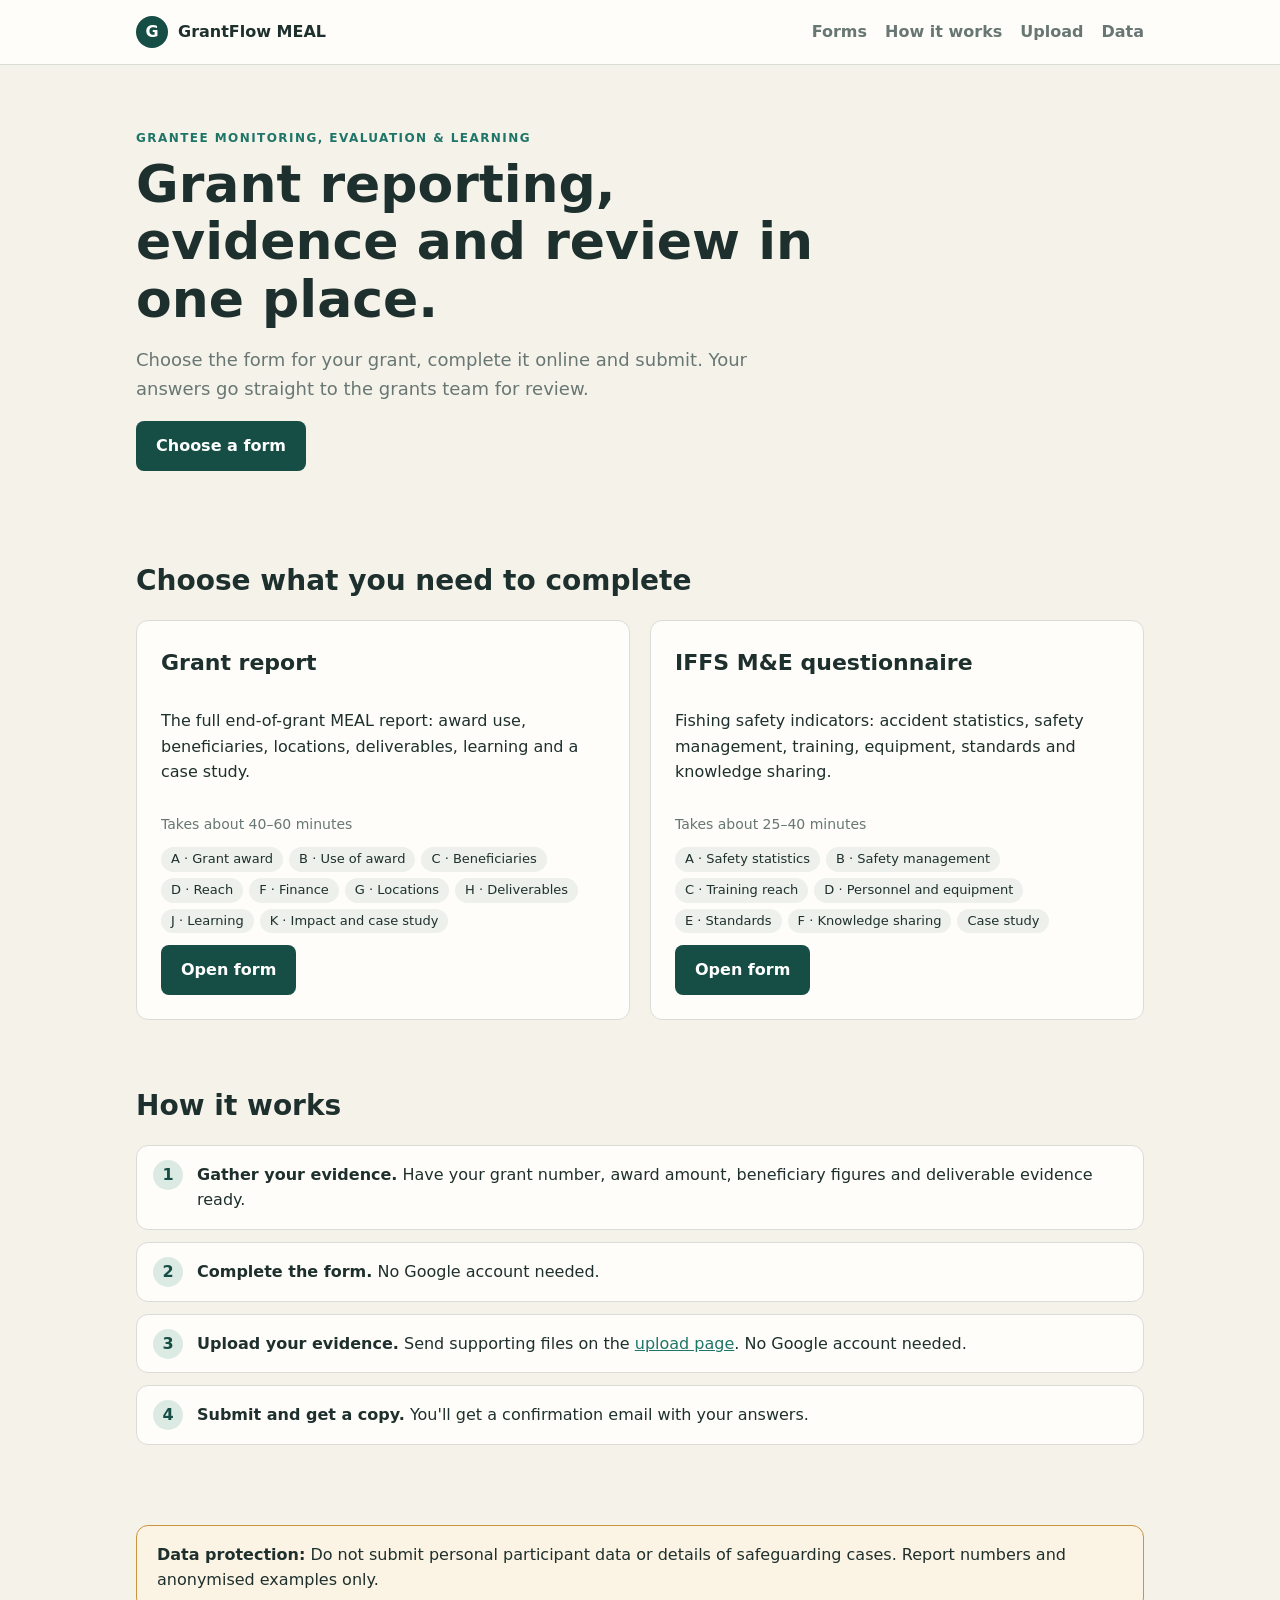
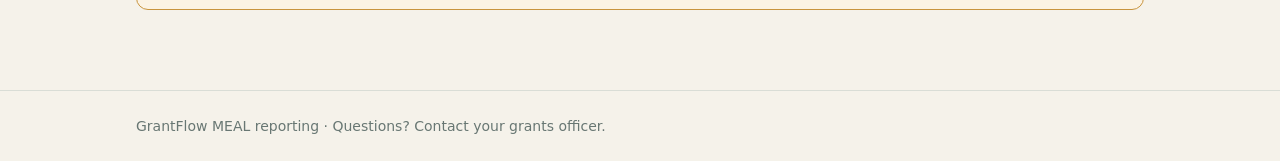
<file: index.html>
<!doctype html>
<html lang="en">
<head>
<meta charset="utf-8">
<meta name="viewport" content="width=device-width,initial-scale=1">
<title>GrantFlow | Grantee MEAL Reporting</title>
<link rel="stylesheet" href="styles.css?v=5">
</head>
<body>
<header><div class="wrap">
  <a class="brand" href="./"><span class="logo">G</span>GrantFlow MEAL</a>
  <nav><a href="#forms">Forms</a><a href="#how">How it works</a><a href="upload.html">Upload</a><a href="#data">Data</a></nav>
</div></header>

<main class="wrap">
  <div class="hero">
    <div class="eyebrow">Grantee monitoring, evaluation &amp; learning</div>
    <h1>Grant reporting, evidence and review in one place.</h1>
    <p class="lead">Choose the form for your grant, complete it online and submit. Your answers go straight to the grants team for review.</p>
    <p><a class="btn" href="#forms">Choose a form</a></p>
  </div>

  <section id="forms">
    <h2>Choose what you need to complete</h2>
    <div class="grid" id="form-list"></div>
  </section>

  <section id="how">
    <h2>How it works</h2>
    <ol class="steps">
      <li><strong>Gather your evidence.</strong> Have your grant number, award amount, beneficiary figures and deliverable evidence ready.</li>
      <li><strong>Complete the form.</strong> No Google account needed.</li>
      <li><strong>Upload your evidence.</strong> Send supporting files on the <a href="upload.html">upload page</a>. No Google account needed.</li>
      <li><strong>Submit and get a copy.</strong> You'll get a confirmation email with your answers.</li>
    </ol>
  </section>

  <section id="data">
    <div class="notice">
      <strong>Data protection:</strong> Do not submit personal participant data or details of safeguarding cases. Report numbers and anonymised examples only.
    </div>
  </section>
</main>

<footer><div class="wrap">GrantFlow MEAL reporting · Questions? Contact your grants officer.</div></footer>

<script src="config.js?v=5"></script>
<script>
  const list = document.getElementById("form-list");
  for (const f of window.GRANTFLOW_FORMS) {
    const card = document.createElement("article");
    card.className = "card";
    card.innerHTML = `<h3></h3><p></p><div class="meta"></div><div class="tags"></div><a class="btn">Open form</a>`;
    card.querySelector("h3").textContent = f.title;
    card.querySelector("p").textContent = f.summary;
    card.querySelector(".meta").textContent = "Takes about " + f.time;
    const tags = card.querySelector(".tags");
    for (const s of f.sections) { const t = document.createElement("span"); t.textContent = s; tags.append(t); }
    card.querySelector("a").href = "form.html?f=" + encodeURIComponent(f.id);
    list.append(card);
  }
</script>
</body>
</html>
</file>
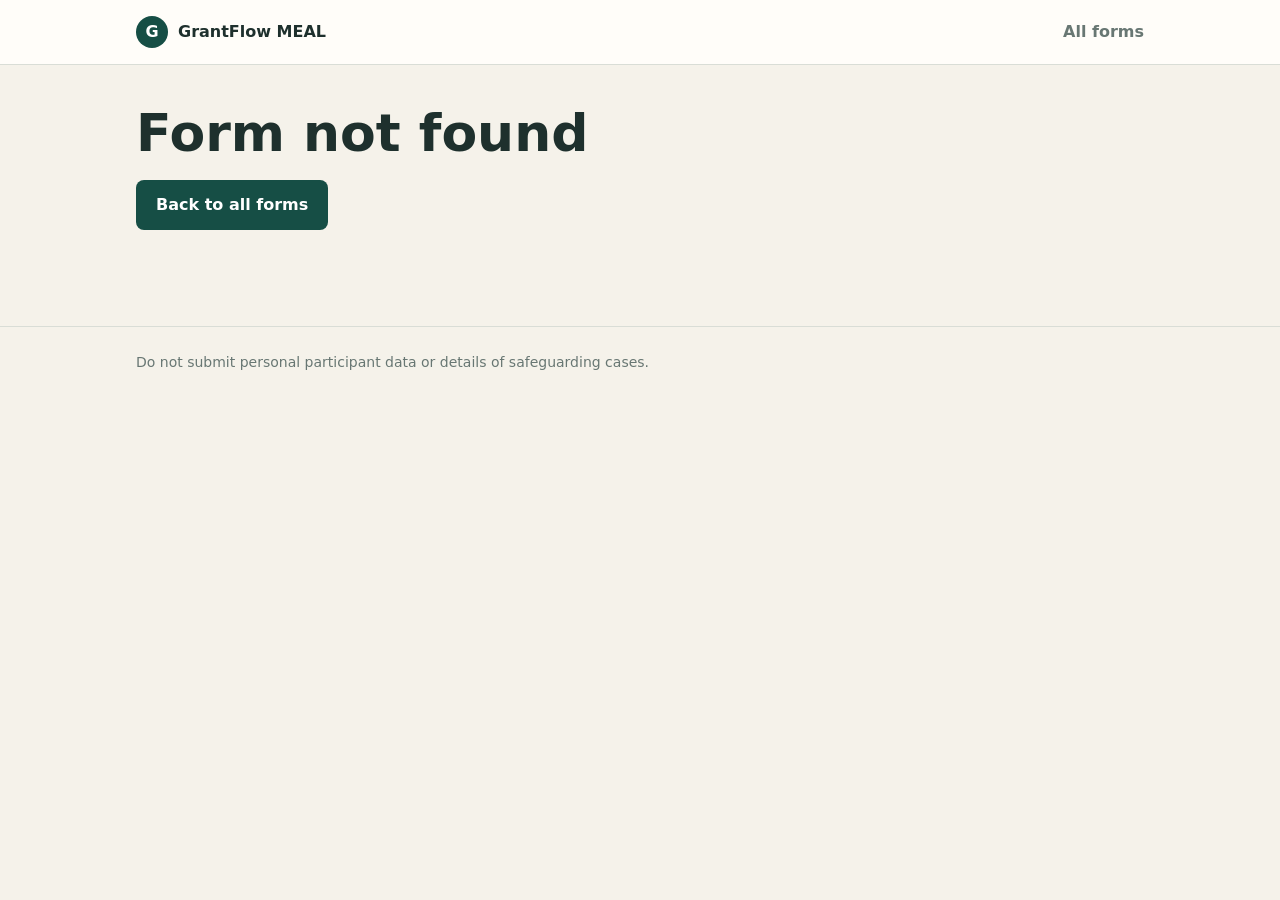
<file: form.html>
<!doctype html>
<html lang="en">
<head>
<meta charset="utf-8">
<meta name="viewport" content="width=device-width,initial-scale=1">
<title>GrantFlow | Form</title>
<link rel="stylesheet" href="styles.css?v=5">
</head>
<body>
<header><div class="wrap">
  <a class="brand" href="./"><span class="logo">G</span>GrantFlow MEAL</a>
  <nav><a href="./#forms">All forms</a></nav>
</div></header>

<main class="wrap">
  <section>
    <div class="eyebrow" id="time"></div>
    <h1 id="title">Form</h1>
    <p class="lead" id="summary"></p>
    <p id="open-tab"></p>
    <div id="body"></div>
  </section>
</main>

<footer><div class="wrap">Do not submit personal participant data or details of safeguarding cases.</div></footer>

<script src="config.js?v=5"></script>
<script src="forms-spec.js?v=5"></script>
<script src="native-form.js?v=5"></script>
<script>
  // Turns any Google Forms link into its embeddable form.
  function embedUrl(url) {
    if (url.includes("forms.gle/")) return url; // short links redirect; Google allows embedding the result
    const u = new URL(url);
    u.pathname = u.pathname.replace(/\/(edit|viewform|formResponse)?$/, "/viewform");
    u.searchParams.set("embedded", "true");
    return u.toString();
  }

  const id = new URLSearchParams(location.search).get("f");
  const form = window.GRANTFLOW_FORMS.find(f => f.id === id);
  const body = document.getElementById("body");

  if (!form) {
    document.getElementById("title").textContent = "Form not found";
    body.innerHTML = '<p><a class="btn" href="./#forms">Back to all forms</a></p>';
  } else {
    document.title = "GrantFlow | " + form.title;
    document.getElementById("title").textContent = form.title;
    document.getElementById("summary").textContent = form.summary;
    document.getElementById("time").textContent = "Takes about " + form.time;
    const spec = window.GRANTFLOW_SPEC[form.id];
    const preview = new URLSearchParams(location.search).has("native");
    if (spec && (window.GRANTFLOW_SUBMIT_URL || preview)) {
      // Site's own form, uploads included; preview mode has no receiver yet.
      renderNativeForm(body, form, spec, window.GRANTFLOW_SUBMIT_URL || "about:blank");
    } else if (!form.url) {
      body.innerHTML = '<div class="notice"><strong>This form is not available yet.</strong> Please check back soon or contact your grants officer.</div>';
    } else {
      const a = document.createElement("a");
      a.className = "btn ghost"; a.href = form.url; a.target = "_blank"; a.rel = "noopener";
      a.textContent = "Open in a new tab";
      document.getElementById("open-tab").append(a);
      const note = document.createElement("div");
      note.className = "notice";
      note.innerHTML = '<strong>Supporting evidence:</strong> after submitting the form, <a href="upload.html?f=' + encodeURIComponent(form.id) + '">upload your files here</a>. No Google account needed.';
      body.append(note);
      const frame = document.createElement("div");
      frame.className = "frame";
      const iframe = document.createElement("iframe");
      iframe.src = embedUrl(form.url);
      iframe.title = form.title;
      iframe.loading = "lazy";
      frame.append(iframe);
      body.append(frame);
    }
  }
</script>
</body>
</html>
</file>
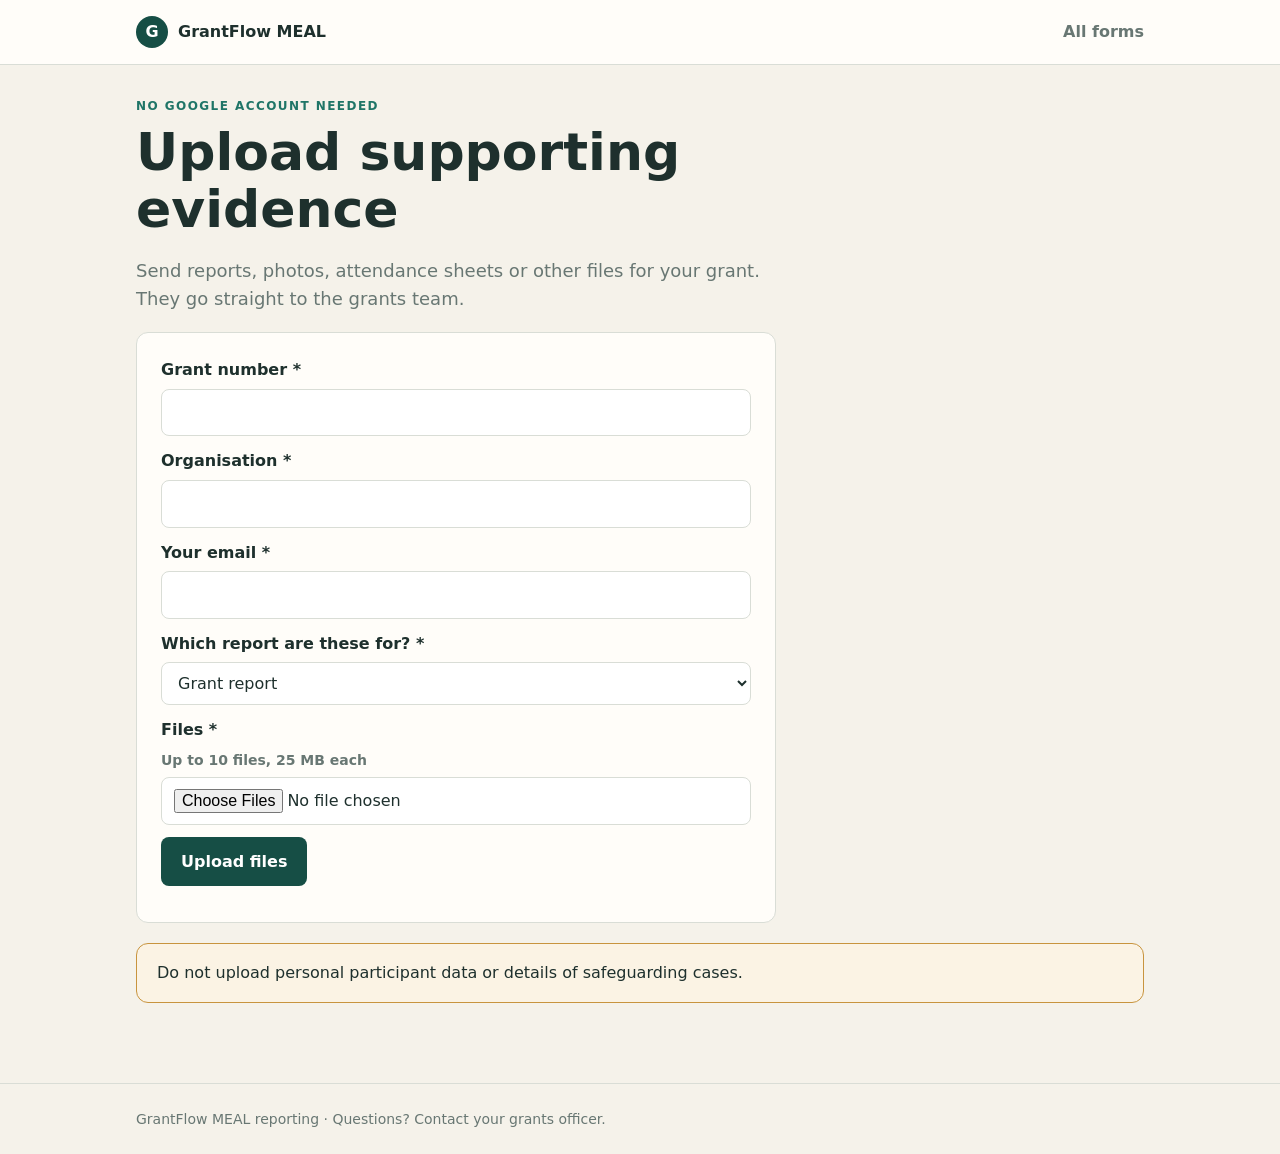
<file: upload.html>
<!doctype html>
<html lang="en">
<head>
<meta charset="utf-8">
<meta name="viewport" content="width=device-width,initial-scale=1">
<title>GrantFlow | Upload evidence</title>
<link rel="stylesheet" href="styles.css?v=5">
</head>
<body>
<header><div class="wrap">
  <a class="brand" href="./"><span class="logo">G</span>GrantFlow MEAL</a>
  <nav><a href="./#forms">All forms</a></nav>
</div></header>

<main class="wrap">
  <section>
    <div class="eyebrow">No Google account needed</div>
    <h1>Upload supporting evidence</h1>
    <p class="lead">Send reports, photos, attendance sheets or other files for your grant. They go straight to the grants team.</p>

    <form id="upload" class="card upload-form">
      <label>Grant number *<input name="grant" required maxlength="40"></label>
      <label>Organisation *<input name="org" required maxlength="120"></label>
      <label>Your email *<input name="email" type="email" required maxlength="120"></label>
      <label>Which report are these for? *
        <select name="form" id="form-select" required></select>
      </label>
      <label>Files * <span class="meta">Up to 10 files, 25 MB each</span>
        <input name="files" type="file" multiple required>
      </label>
      <button class="btn" type="submit">Upload files</button>
      <ul id="status" class="status"></ul>
    </form>

    <div class="notice" style="margin-top:20px">Do not upload personal participant data or details of safeguarding cases.</div>
  </section>
</main>

<footer><div class="wrap">GrantFlow MEAL reporting · Questions? Contact your grants officer.</div></footer>

<script src="config.js?v=5"></script>
<script>
  const MAX_FILES = 10, MAX_BYTES = 25 * 1024 * 1024;
  const form = document.getElementById("upload");
  const status = document.getElementById("status");
  const select = document.getElementById("form-select");
  for (const f of window.GRANTFLOW_FORMS) select.append(new Option(f.title, f.title));
  const pre = new URLSearchParams(location.search).get("f");
  const match = window.GRANTFLOW_FORMS.find(f => f.id === pre);
  if (match) select.value = match.title;

  function line(text, cls) {
    const li = document.createElement("li");
    li.textContent = text; li.className = cls || "";
    status.append(li); return li;
  }

  function toBase64(file) {
    return new Promise((resolve, reject) => {
      const r = new FileReader();
      r.onload = () => resolve(r.result.split(",")[1]);
      r.onerror = reject;
      r.readAsDataURL(file);
    });
  }

  form.addEventListener("submit", async (e) => {
    e.preventDefault();
    status.innerHTML = "";
    const fd = new FormData(form);
    const files = [...form.files.files];
    if (files.length > MAX_FILES) return line(`Please choose ${MAX_FILES} files or fewer.`, "err");
    const button = form.querySelector("button");
    button.disabled = true;
    let ok = 0;
    for (const file of files) {
      const li = line(`Uploading ${file.name}…`);
      if (file.size > MAX_BYTES) { li.textContent = `${file.name}: larger than 25 MB, skipped`; li.className = "err"; continue; }
      try {
        const res = await fetch(window.GRANTFLOW_UPLOAD_URL, {
          method: "POST",
          headers: { "Content-Type": "text/plain;charset=utf-8" }, // avoids a CORS preflight Apps Script can't answer
          body: JSON.stringify({ name: file.name, type: file.type, data: await toBase64(file), grant: fd.get("grant"), org: fd.get("org"), email: fd.get("email"), form: fd.get("form") })
        }).then(r => r.json());
        if (!res.ok) throw new Error(res.error);
        li.textContent = `${file.name}: uploaded`; li.className = "ok"; ok++;
      } catch (err) {
        li.textContent = `${file.name}: failed (${err.message}). Please try again.`; li.className = "err";
      }
    }
    button.disabled = false;
    if (ok === files.length) { line(`All ${ok} file(s) received. Thank you.`, "ok"); form.files.value = ""; }
  });
</script>
</body>
</html>
</file>
<file: styles.css>
:root{--ink:#1e302d;--forest:#164e45;--teal:#1f7567;--mint:#dceae4;--cream:#f5f2ea;--paper:#fffdf9;--gold:#c8943e;--line:#d9ddd6;--muted:#687773;--soft:#edf0eb}
*{box-sizing:border-box}
body{margin:0;background:var(--cream);color:var(--ink);font:16px/1.6 system-ui,-apple-system,"Segoe UI",sans-serif}
a{color:var(--teal)}
.wrap{max-width:1040px;margin:0 auto;padding:0 16px}
header{background:var(--paper);border-bottom:1px solid var(--line)}
header .wrap{display:flex;align-items:center;justify-content:space-between;gap:16px;min-height:64px}
.brand{display:flex;align-items:center;gap:10px;font-weight:700;text-decoration:none;color:var(--ink)}
.logo{width:32px;height:32px;border-radius:50%;background:var(--forest);color:#fff;display:grid;place-items:center;font-weight:800}
nav a{margin-left:18px;text-decoration:none;color:var(--muted);font-weight:600}
nav a:hover{color:var(--forest)}
.hero{padding:64px 0 40px}
.eyebrow{font-size:12px;letter-spacing:.12em;text-transform:uppercase;color:var(--teal);font-weight:800}
h1{font-size:clamp(32px,5vw,52px);line-height:1.1;margin:8px 0 16px;max-width:760px}
h2{font-size:28px;margin:0 0 16px}
.lead{font-size:18px;color:var(--muted);max-width:640px}
.btn{display:inline-block;background:var(--forest);color:#fff;padding:12px 20px;border-radius:8px;text-decoration:none;font-weight:700}
.btn:hover{background:var(--teal)}
.btn.ghost{background:transparent;color:var(--forest);border:1px solid var(--forest)}
section{padding:32px 0}
.grid{display:grid;grid-template-columns:repeat(auto-fit,minmax(300px,1fr));gap:20px}
.card{background:var(--paper);border:1px solid var(--line);border-radius:12px;padding:24px;display:flex;flex-direction:column;gap:12px}
.card h3{margin:0;font-size:22px}
.meta{color:var(--muted);font-size:14px}
.tags{display:flex;flex-wrap:wrap;gap:6px}
.tags span{background:var(--soft);border-radius:999px;padding:2px 10px;font-size:13px}
.card .btn{align-self:flex-start;margin-top:auto}
.steps{counter-reset:s;list-style:none;padding:0;display:grid;gap:12px}
.steps li{background:var(--paper);border:1px solid var(--line);border-radius:12px;padding:16px 16px 16px 60px;position:relative}
.steps li::before{counter-increment:s;content:counter(s);position:absolute;left:16px;top:14px;width:30px;height:30px;border-radius:50%;background:var(--mint);color:var(--forest);display:grid;place-items:center;font-weight:800}
.notice{background:#fbf3e4;border:1px solid var(--gold);border-radius:12px;padding:16px 20px}
.notice + .frame{margin-top:16px}
.frame{background:var(--paper);border:1px solid var(--line);border-radius:12px;overflow:hidden}
.frame iframe{display:block;width:100%;height:80vh;min-height:600px;border:0}
.upload-form{max-width:640px}
.upload-form label{display:flex;flex-direction:column;gap:6px;font-weight:600}
.upload-form input,.upload-form select{font:inherit;font-weight:400;padding:10px 12px;border:1px solid var(--line);border-radius:8px;background:#fff;color:var(--ink)}
.upload-form button{align-self:flex-start;border:0;cursor:pointer;font:inherit;font-weight:700}
.upload-form button:disabled{opacity:.6;cursor:wait}
.status{list-style:none;padding:0;margin:0;display:grid;gap:4px}
.status .ok{color:var(--teal)}
.status .err{color:#a33b2a}
.native-form{gap:8px}
.native-form fieldset{border:0;border-top:1px solid var(--line);margin:16px 0 0;padding:16px 0 0;display:grid;gap:20px}
.native-form fieldset:first-of-type{border-top:0;margin-top:0;padding-top:0}
.native-form legend{font-size:20px;font-weight:700;padding:0;margin-bottom:8px}
.native-form .q{display:flex;flex-direction:column;gap:6px}
.native-form .q>label{font-weight:600}
.native-form .q .meta{margin:0}
.native-form input:not([type=radio]):not([type=checkbox]),.native-form textarea{font:inherit;padding:10px 12px;border:1px solid var(--line);border-radius:8px;background:#fff;color:var(--ink);max-width:100%}
.native-form .choices{display:grid;gap:6px}
.native-form .choices label{font-weight:400}
.native-form button{align-self:flex-start;border:0;cursor:pointer;font:inherit;font-weight:700;margin-top:16px}
.native-form button:disabled{opacity:.6;cursor:wait}
footer{border-top:1px solid var(--line);margin-top:48px;padding:24px 0;color:var(--muted);font-size:14px}
@media (max-width:600px){nav a{margin-left:12px}.hero{padding:40px 0 24px}}
</file>
